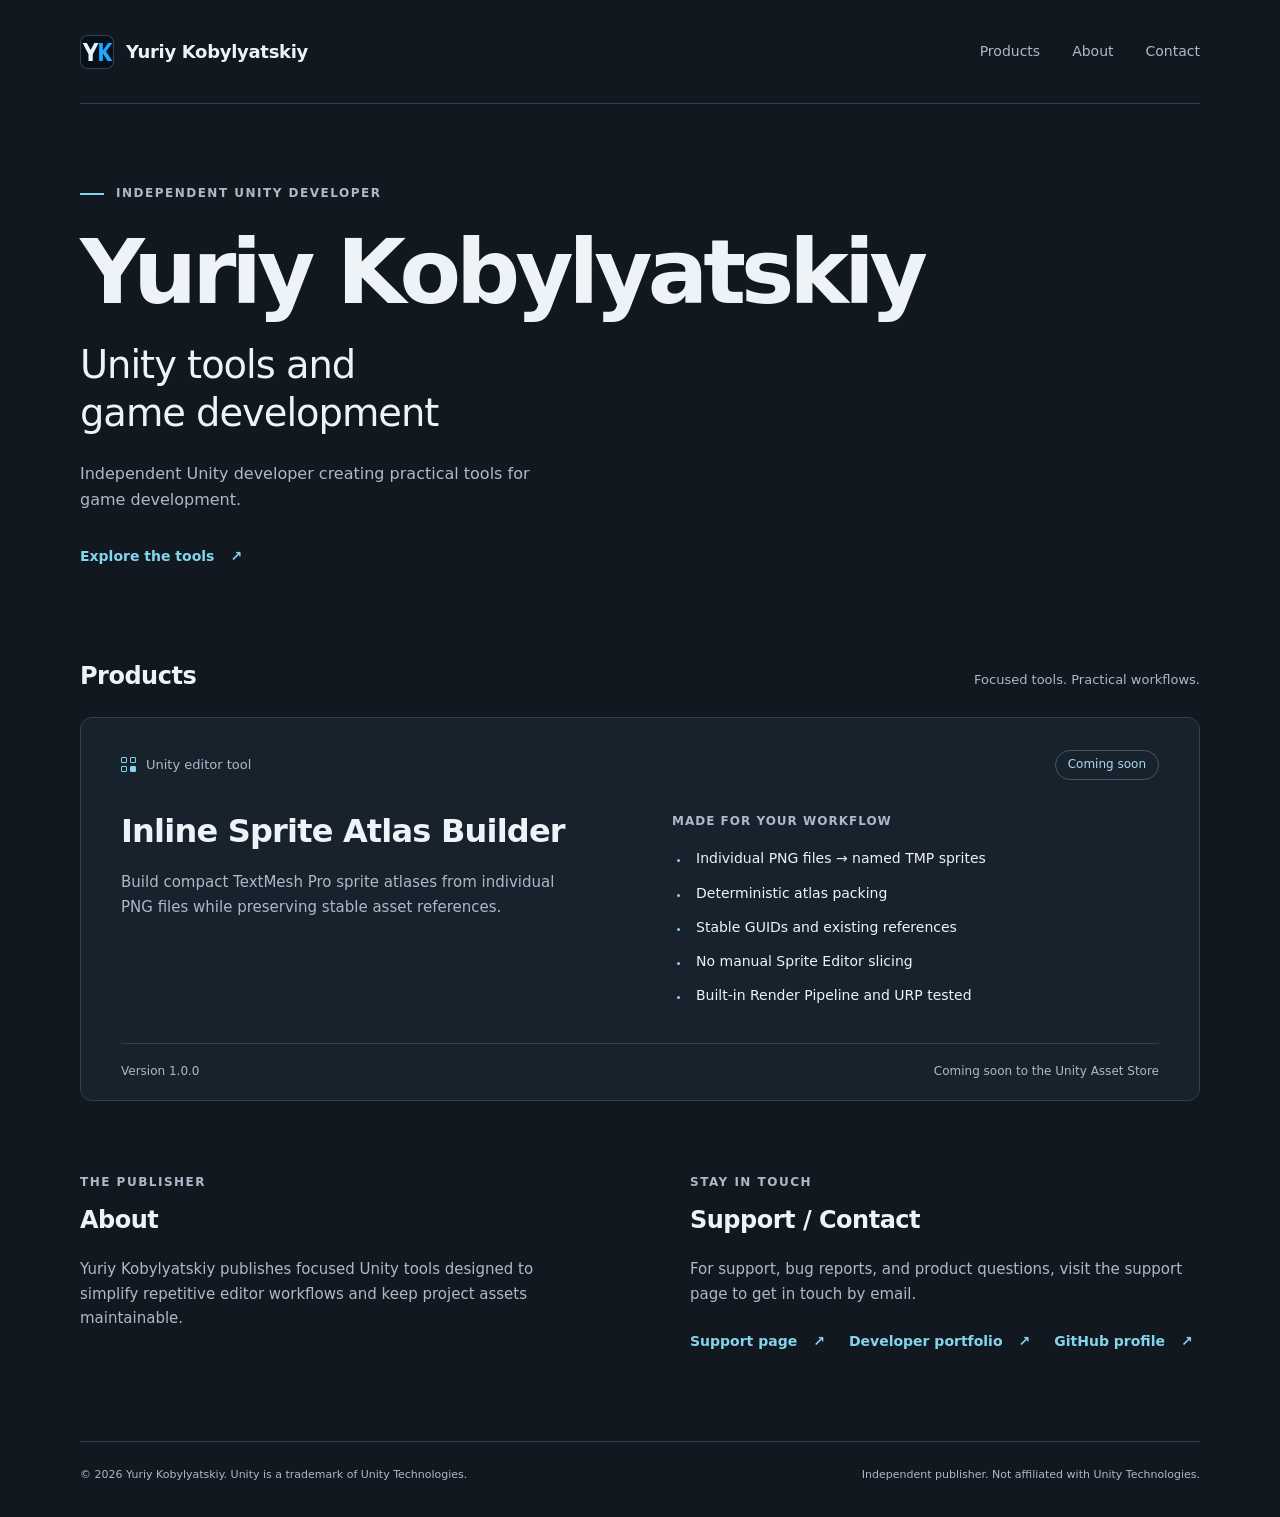
<file: index.html>
<!doctype html>
<html lang="en">
  <head>
    <meta charset="utf-8">
    <meta name="viewport" content="width=device-width, initial-scale=1">
    <meta name="description" content="Yuriy Kobylyatskiy is an independent Unity developer creating practical tools for game development.">
    <meta name="theme-color" content="#111820">
    <title>Yuriy Kobylyatskiy — Unity Tools &amp; Game Development</title>
    <link rel="icon" href="favicon.svg" type="image/svg+xml">
    <link rel="stylesheet" href="styles.css">
  </head>
  <body>
    <a class="skip-link" href="#main">Skip to content</a>

    <header class="site-header container">
      <a class="brand" href="index.html" aria-label="Yuriy Kobylyatskiy — Unity tools home">
        <img class="brand-mark" src="favicon.svg" width="34" height="34" alt="">
        <span>Yuriy Kobylyatskiy</span>
      </a>
      <nav aria-label="Main navigation">
        <a href="#products">Products</a>
        <a href="#about">About</a>
        <a href="#contact">Contact</a>
      </nav>
    </header>

    <main id="main" class="container">
      <section class="hero" aria-labelledby="hero-title">
        <p class="eyebrow"><span class="accent-line" aria-hidden="true"></span> Independent Unity Developer</p>
        <h1 id="hero-title" class="publisher-title">Yuriy Kobylyatskiy</h1>
        <p class="hero-subtitle">Unity tools and<br>game development</p>
        <p class="hero-description">Independent Unity developer creating practical tools for game development.</p>
        <a class="text-link" href="#products">Explore the tools <span aria-hidden="true">↗</span></a>
      </section>

      <section id="products" class="products-section" aria-labelledby="products-title">
        <div class="section-heading">
          <h2 id="products-title">Products</h2>
          <span class="section-note">Focused tools. Practical workflows.</span>
        </div>

        <!-- Add future products as additional articles in this grid. -->
        <div class="product-grid">
          <article class="product-card" aria-labelledby="inline-atlas-title">
            <div class="product-topline">
              <span class="product-category"><span class="grid-icon" aria-hidden="true"><i></i><i></i><i></i><i></i></span> Unity editor tool</span>
              <span class="status-badge">Coming soon</span>
            </div>
            <div class="product-content">
              <div class="product-summary">
                <h3 id="inline-atlas-title">Inline Sprite Atlas Builder</h3>
                <p>Build compact TextMesh Pro sprite atlases from individual PNG files while preserving stable asset references.</p>
              </div>
              <div class="product-features">
                <h4>Made for your workflow</h4>
                <ul>
                  <li>Individual PNG files → named TMP sprites</li>
                  <li>Deterministic atlas packing</li>
                  <li>Stable GUIDs and existing references</li>
                  <li>No manual Sprite Editor slicing</li>
                  <li>Built-in Render Pipeline and URP tested</li>
                </ul>
              </div>
            </div>
            <div class="product-footer">
              <span class="version">Version 1.0.0</span>
              <span>Coming soon to the Unity Asset Store</span>
            </div>
          </article>
        </div>
      </section>

      <div class="information-grid">
        <section id="about" aria-labelledby="about-title">
          <p class="eyebrow">The publisher</p>
          <h2 id="about-title">About</h2>
          <p>Yuriy Kobylyatskiy publishes focused Unity tools designed to simplify repetitive editor workflows and keep project assets maintainable.</p>
        </section>

        <section id="contact" aria-labelledby="contact-title">
          <p class="eyebrow">Stay in touch</p>
          <h2 id="contact-title">Support / Contact</h2>
          <p>For support, bug reports, and product questions, visit the support page to get in touch by email.</p>
          <div class="link-list">
            <a class="text-link" href="support.html">Support page <span aria-hidden="true">↗</span></a>
            <a class="text-link" href="https://yk-developer.pages.dev/">Developer portfolio <span aria-hidden="true">↗</span></a>
            <a class="text-link" href="https://github.com/finmagnat">GitHub profile <span aria-hidden="true">↗</span></a>
          </div>
        </section>
      </div>
    </main>

    <footer class="site-footer container">
      <p>© 2026 Yuriy Kobylyatskiy. Unity is a trademark of Unity Technologies.</p>
      <p>Independent publisher. Not affiliated with Unity Technologies.</p>
    </footer>
  </body>
</html>
</file>
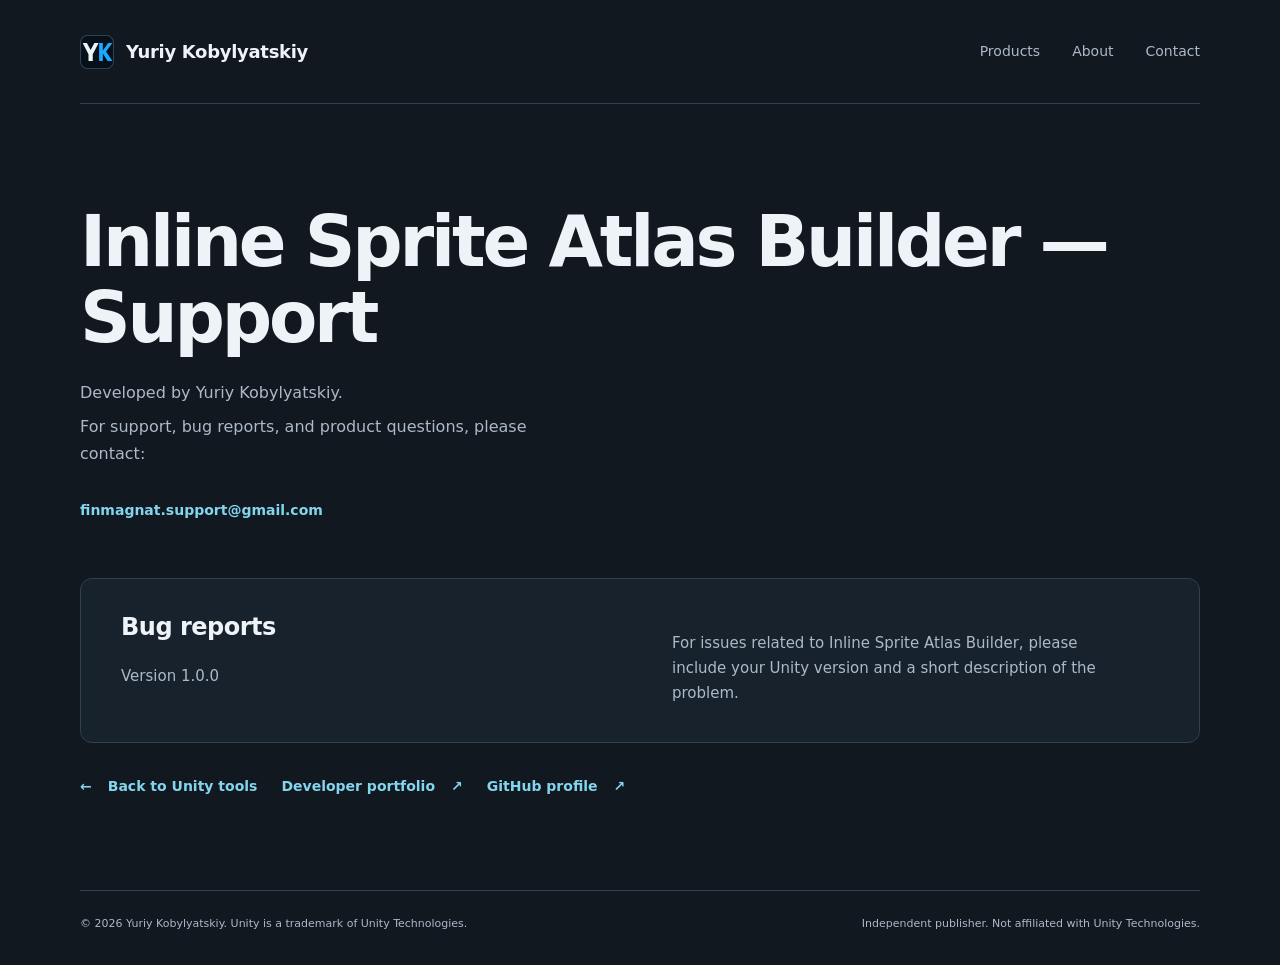
<file: support.html>
<!doctype html>
<html lang="en">
  <head>
    <meta charset="utf-8">
    <meta name="viewport" content="width=device-width, initial-scale=1">
    <meta name="description" content="Get support for Inline Sprite Atlas Builder from its developer, Yuriy Kobylyatskiy.">
    <meta name="theme-color" content="#111820">
    <title>Inline Sprite Atlas Builder — Support | Yuriy Kobylyatskiy</title>
    <link rel="icon" href="favicon.svg" type="image/svg+xml">
    <link rel="stylesheet" href="styles.css">
  </head>
  <body>
    <a class="skip-link" href="#main">Skip to content</a>

    <header class="site-header container">
      <a class="brand" href="index.html" aria-label="Yuriy Kobylyatskiy — Unity tools home">
        <img class="brand-mark" src="favicon.svg" width="34" height="34" alt="">
        <span>Yuriy Kobylyatskiy</span>
      </a>
      <nav aria-label="Main navigation">
        <a href="index.html#products">Products</a>
        <a href="index.html#about">About</a>
        <a href="index.html#contact">Contact</a>
      </nav>
    </header>

    <main id="main" class="container hero support-page">
      <section aria-labelledby="support-title">
        <h1 id="support-title">Inline Sprite Atlas Builder — Support</h1>
        <p class="hero-description">Developed by Yuriy Kobylyatskiy.</p>
        <p class="hero-description">For support, bug reports, and product questions, please contact:</p>
        <a class="text-link" href="mailto:finmagnat.support@gmail.com">finmagnat.support@gmail.com</a>
      </section>

      <section class="product-card" aria-labelledby="report-title">
        <div class="product-content">
          <div class="product-summary">
            <h2 id="report-title">Bug reports</h2>
            <p class="version">Version 1.0.0</p>
          </div>
          <div class="product-summary">
            <p>For issues related to Inline Sprite Atlas Builder, please include your Unity version and a short description of the problem.</p>
          </div>
        </div>
      </section>

      <nav class="link-list" aria-label="Developer and Unity tools links">
        <a class="text-link" href="index.html"><span aria-hidden="true">←</span> Back to Unity tools</a>
        <a class="text-link" href="https://yk-developer.pages.dev/">Developer portfolio <span aria-hidden="true">↗</span></a>
        <a class="text-link" href="https://github.com/finmagnat">GitHub profile <span aria-hidden="true">↗</span></a>
      </nav>
    </main>

    <footer class="site-footer container">
      <p>© 2026 Yuriy Kobylyatskiy. Unity is a trademark of Unity Technologies.</p>
      <p>Independent publisher. Not affiliated with Unity Technologies.</p>
    </footer>
  </body>
</html>
</file>
<file: styles.css>
:root {
  color-scheme: dark;
  --background: #111820;
  --surface: #18222d;
  --text: #eef3f8;
  --muted: #acb9c8;
  --accent: #83d4ed;
  --border: #30404f;
  font-family: system-ui, -apple-system, BlinkMacSystemFont, "Segoe UI", sans-serif;
}

* { box-sizing: border-box; }

html { scroll-padding-top: 32px; }

body {
  margin: 0;
  background: var(--background);
  color: var(--text);
  font-size: 16px;
  line-height: 1.65;
  -webkit-font-smoothing: antialiased;
}

::selection { background: var(--accent); color: var(--background); }

a { color: inherit; text-underline-offset: 5px; }

a:focus-visible {
  outline: 2px solid var(--accent);
  outline-offset: 6px;
  border-radius: 3px;
}

h1, h2, h3, h4, p { margin: 0; }

.container { width: min(1120px, calc(100% - 96px)); margin-inline: auto; }

.skip-link {
  position: absolute;
  top: 12px;
  left: 12px;
  z-index: 1;
  padding: 10px 18px;
  background: var(--accent);
  color: var(--background);
  transform: translateY(-150%);
}

.skip-link:focus { transform: translateY(0); }

.site-header {
  min-height: 104px;
  display: flex;
  align-items: center;
  justify-content: space-between;
  gap: 24px;
  border-bottom: 1px solid var(--border);
}

.brand {
  display: inline-flex;
  align-items: center;
  gap: 12px;
  font-size: 18px;
  font-weight: 650;
  text-decoration: none;
  letter-spacing: -.3px;
}

.brand-mark {
  display: block;
  flex: none;
  width: 34px;
  height: 34px;
}

nav { display: flex; gap: 32px; }
nav a { padding-block: 12px; color: var(--muted); font-size: 14px; text-decoration: none; }
nav a:hover { color: var(--accent); }

.hero { padding-block: 80px 84px; }

.eyebrow {
  display: flex;
  align-items: center;
  gap: 12px;
  color: var(--muted);
  font-size: 12px;
  font-weight: 600;
  letter-spacing: 1.5px;
  text-transform: uppercase;
}

.accent-line { width: 24px; height: 2px; background: var(--accent); }

h1 { margin-top: 20px; font-size: clamp(64px, 7vw, 96px); font-weight: 650; line-height: 1.08; letter-spacing: -5px; }
.publisher-title { font-size: clamp(42px, 7vw, 96px); }
.hero-subtitle { margin-top: 20px; font-size: clamp(26px, 3vw, 40px); line-height: 1.25; letter-spacing: -1px; font-weight: 450; }
.hero-description { max-width: 480px; margin-top: 24px; color: var(--muted); }

.text-link {
  display: inline-flex;
  align-items: center;
  gap: 16px;
  padding-block: 8px;
  color: var(--accent);
  font-size: 14px;
  font-weight: 600;
  text-decoration: none;
}

.text-link:hover { text-decoration: underline; }
.hero .text-link { margin-top: 24px; }

.support-page h1 { max-width: 21ch; font-size: clamp(36px, 5.5vw, 72px); letter-spacing: -.045em; }
.support-page .product-card { margin-top: 48px; padding-top: 0; }
.support-page .hero-description + .hero-description { margin-top: 8px; }
.link-list { display: flex; flex-wrap: wrap; gap: 4px 24px; margin-top: 16px; }
.hero .link-list { margin-top: 24px; }
.hero .link-list .text-link, .information-grid .link-list .text-link { margin-top: 0; }

.section-heading { display: flex; align-items: baseline; justify-content: space-between; gap: 20px; margin-bottom: 24px; }
h2 { font-size: 24px; font-weight: 600; line-height: 1.35; letter-spacing: -.5px; }
.section-note { color: var(--muted); font-size: 13px; }
.product-grid { display: grid; gap: 24px; }

.product-card {
  overflow: hidden;
  padding: 32px 40px 0;
  background: var(--surface);
  border: 1px solid var(--border);
  border-radius: 12px;
}

.product-topline { display: flex; align-items: center; justify-content: space-between; gap: 16px; }
.product-category { display: flex; align-items: center; gap: 10px; color: var(--muted); font-size: 13px; }
.grid-icon { display: grid; grid-template-columns: repeat(2, 6px); gap: 3px; }
.grid-icon i { width: 6px; height: 6px; border: 1px solid var(--accent); border-radius: 1px; }
.grid-icon i:last-child { background: var(--accent); }
.status-badge { padding: 4px 12px; border: 1px solid #3c5967; border-radius: 20px; color: #a9daea; font-size: 12px; white-space: nowrap; }

.product-content { display: grid; grid-template-columns: 1fr 1fr; gap: 64px; padding-block: 32px 36px; }
.product-summary h3 { font-size: 32px; font-weight: 600; line-height: 1.2; letter-spacing: -.8px; }
.product-summary p { max-width: 440px; margin-top: 20px; color: var(--muted); font-size: 15px; }
.product-features h4 { margin-bottom: 16px; color: var(--muted); font-size: 12px; font-weight: 600; letter-spacing: 1px; text-transform: uppercase; }
.product-features ul { display: grid; gap: 11px; margin: 0; padding-left: 18px; font-size: 14px; }
.product-features li { padding-left: 6px; }
.product-features li::marker { color: var(--accent); font-size: .8em; }
.product-footer { display: flex; justify-content: space-between; align-items: center; gap: 16px; padding-block: 18px; border-top: 1px solid var(--border); color: var(--muted); font-size: 12px; }
.version { font-variant-numeric: tabular-nums; }

.information-grid { display: grid; grid-template-columns: 1fr 1fr; gap: 100px; padding-block: 72px 80px; }
.information-grid .eyebrow { margin-bottom: 12px; }
.information-grid h2 { margin-bottom: 20px; }
.information-grid section > p:not(.eyebrow) { color: var(--muted); font-size: 15px; }
.information-grid .text-link { margin-top: 16px; }

.site-footer { display: flex; justify-content: space-between; gap: 24px; padding-block: 24px 32px; border-top: 1px solid var(--border); color: var(--muted); font-size: 11px; }

@media (max-width: 800px) {
  .container { width: calc(100% - 48px); }
  .product-card { padding-inline: 28px; }
  .product-content { gap: 32px; }
  .information-grid { gap: 40px; }
  .site-footer { flex-direction: column; gap: 8px; }
}

@media (max-width: 600px) {
  .site-header { min-height: 88px; gap: 4px 16px; flex-wrap: wrap; padding-block: 16px; }
  .brand { font-size: 16px; gap: 8px; }
  .brand-mark { width: 28px; height: 28px; }
  nav { gap: 16px; }
  nav a { font-size: 12px; }
  .hero { padding-block: 56px 60px; }
  h1 { letter-spacing: -3px; }
  .hero-subtitle { letter-spacing: -.6px; }
  .hero-description { font-size: 15px; }
  .eyebrow { font-size: 10px; letter-spacing: 1.2px; }
  .section-heading { flex-direction: column; gap: 8px; margin-bottom: 20px; }
  .product-card { padding: 24px 24px 0; }
  .product-topline { gap: 10px; flex-wrap: wrap; }
  .product-category { font-size: 12px; }
  .status-badge { padding-inline: 10px; font-size: 11px; }
  .product-content { grid-template-columns: 1fr; gap: 28px; padding-block: 28px; }
  .product-summary h3 { font-size: 28px; }
  .product-summary p { margin-top: 16px; }
  .product-features ul { gap: 12px; }
  .product-footer { flex-direction: column; align-items: flex-start; gap: 6px; }
  .information-grid { grid-template-columns: 1fr; gap: 40px; padding-block: 48px 56px; }
}
</file>
